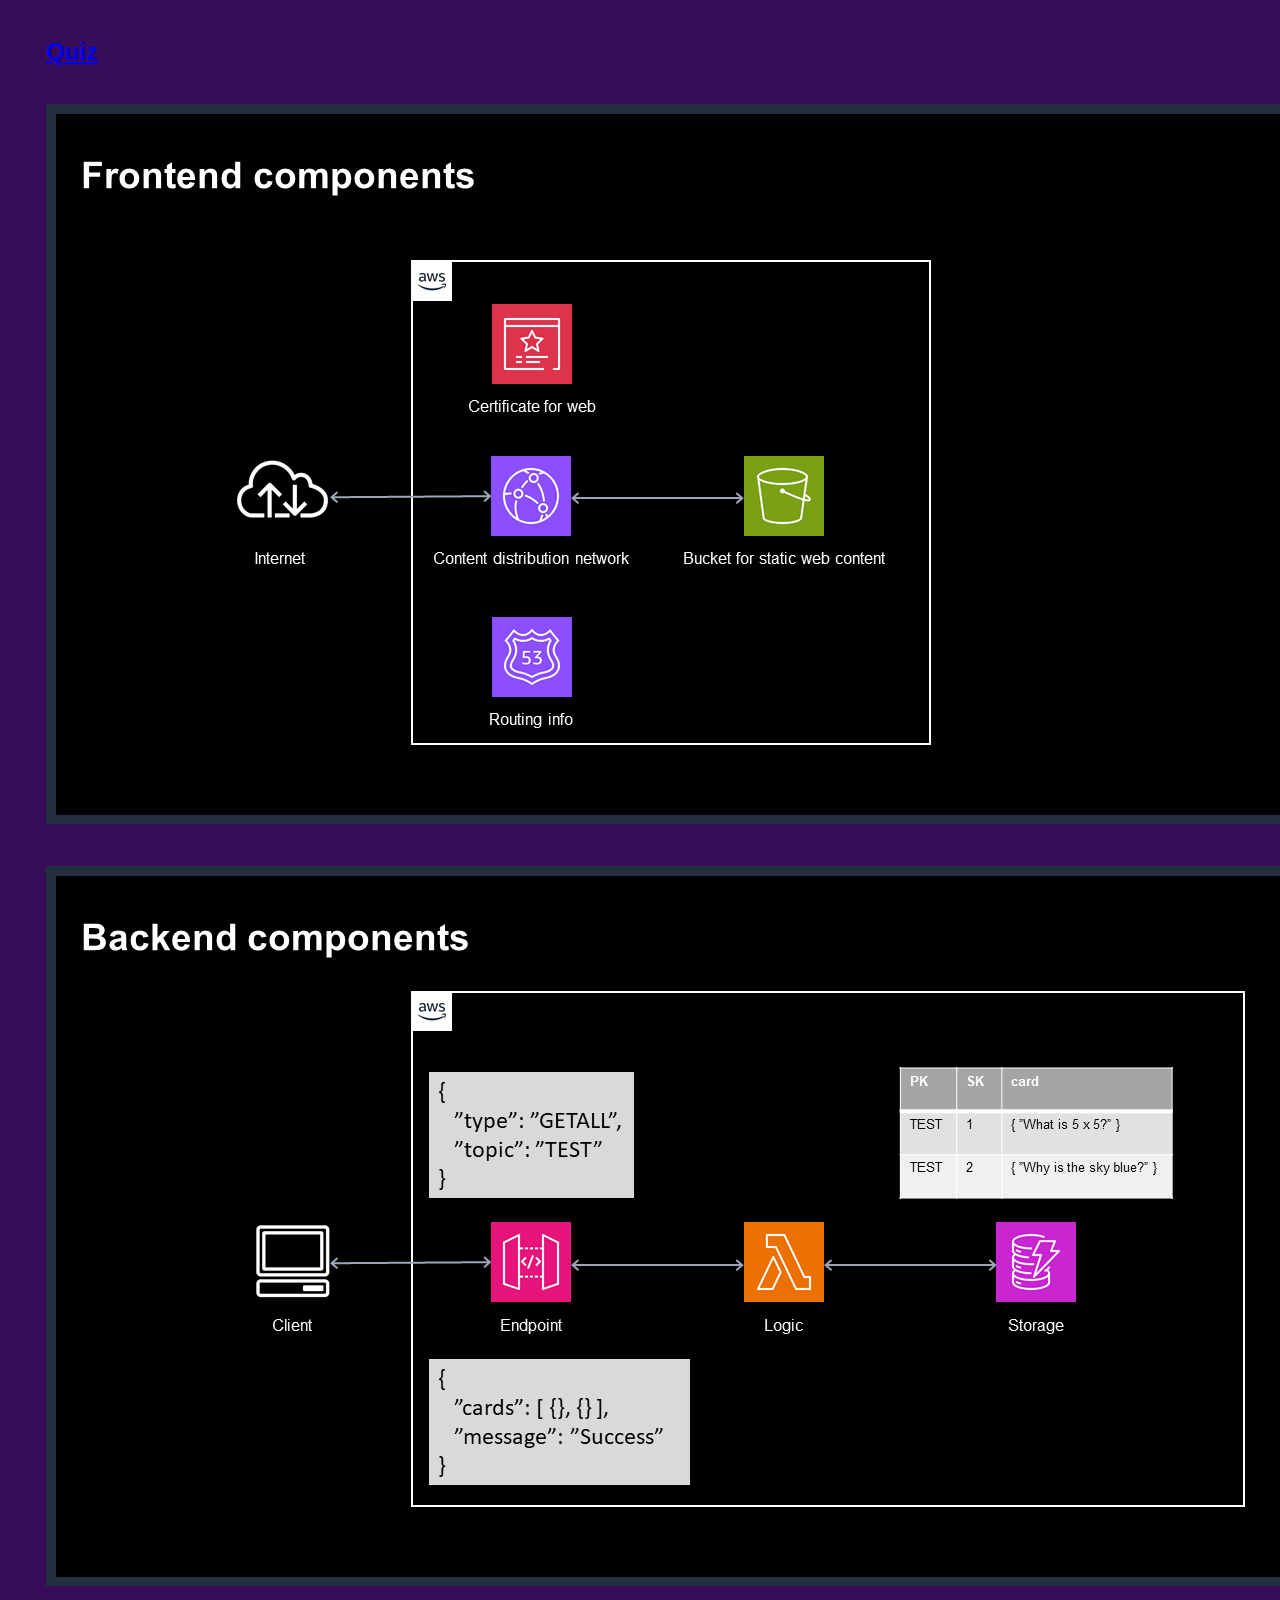
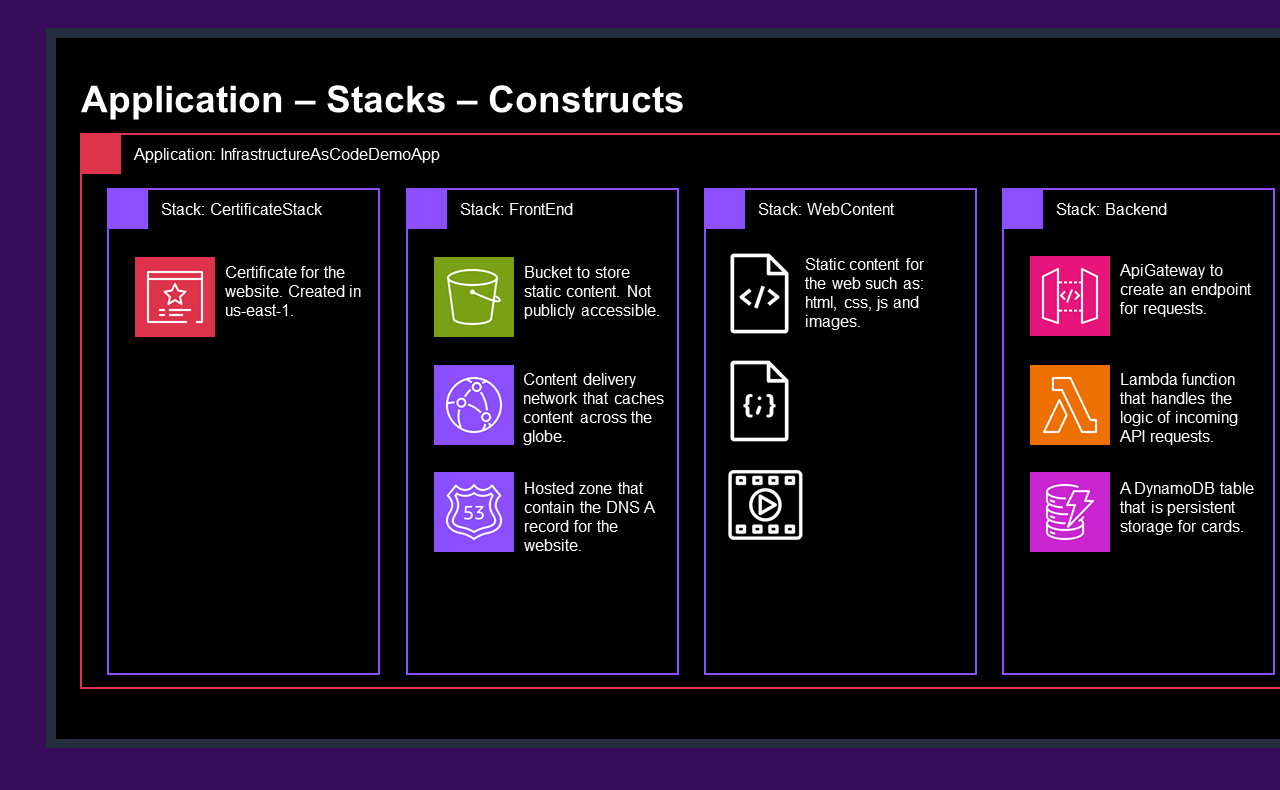
<file: web/index.html>
<!DOCTYPE html>
<html lang="en">
<head>
    <meta charset="UTF-8">
    <title>Front page</title>
    <link rel="stylesheet" href="my.css">
</head>
<body>
<header>
</header>
<main>
    <aside>
        <a href="quiz.html">Quiz</a>
    </aside>
    <section>
        <img src="static-site-components.png" alt="The frontend components of this site.">
    </section>
    <section>
        <img src="backend-components.png" alt="The backend components of this site.">
    </section>
    <section>
        <img src="app-stacks-constructs.png" alt="The AWS CDK stacks that create this site.">
    </section>
</main>

</body>
</html>
</file>
<file: web/my.css>
body
{
  background-color: #370c58;
  font-family: Agency, Helvetica, Arial;
  color: #eeeeee;
}

h3
{
    margin-block-start: 2em;
    margin-block-end: 0.5em;
}

.send-button {
  background-color: #AE2CCF;
  color: white;
  font-size: 16px;
  border: none;
  cursor: pointer;
}

.hidden
{
    display: none;
}

.same-line
{
  display: flex;
  grid-gap: 0.5em;
}

.card
{
      background-color: #ececea;
      color:            #101010;
      border-radius:    4px;
      box-shadow:       0 8px 16px 0 rgba(0,0,0,0.2), 0 6px 20px 0 rgba(0,0,0,0.19);
      padding:          1em 2em 1em 2em;
}

.optionButton
{
    margin-left:    0.5em;
    align:  right;
}

main
{
    margin-bottom: 10px;
    margin-top: 10px;
}

td
{
    padding: 0px;
}

.flex-container
{
    display: flex;
    flex-wrap: wrap;
}

.flex-component
{
    width: 400px;
    border: 1px;
    border-color: #d7cede;
    border-style: dashed;
    padding: 20px;
    background-color: #0c5837;
    margin: 20px;
}

section
{
    width:65%;
    margin: 3%;
}

aside
 {
    width: 35%;
    margin: 3%;
    color: white;
    font-size: 1.5em;
    font-weight: bold;
}

a:link a:visited
{
    color:  white;
}

a:visited
{
    color:  white;
}

.check_answer
{
    font-size: 1.5em;
    font-weight: bold;
}

.correct
{
    color: #128726;
}

.incorrect
{
    color: #87122E;
}
</file>
